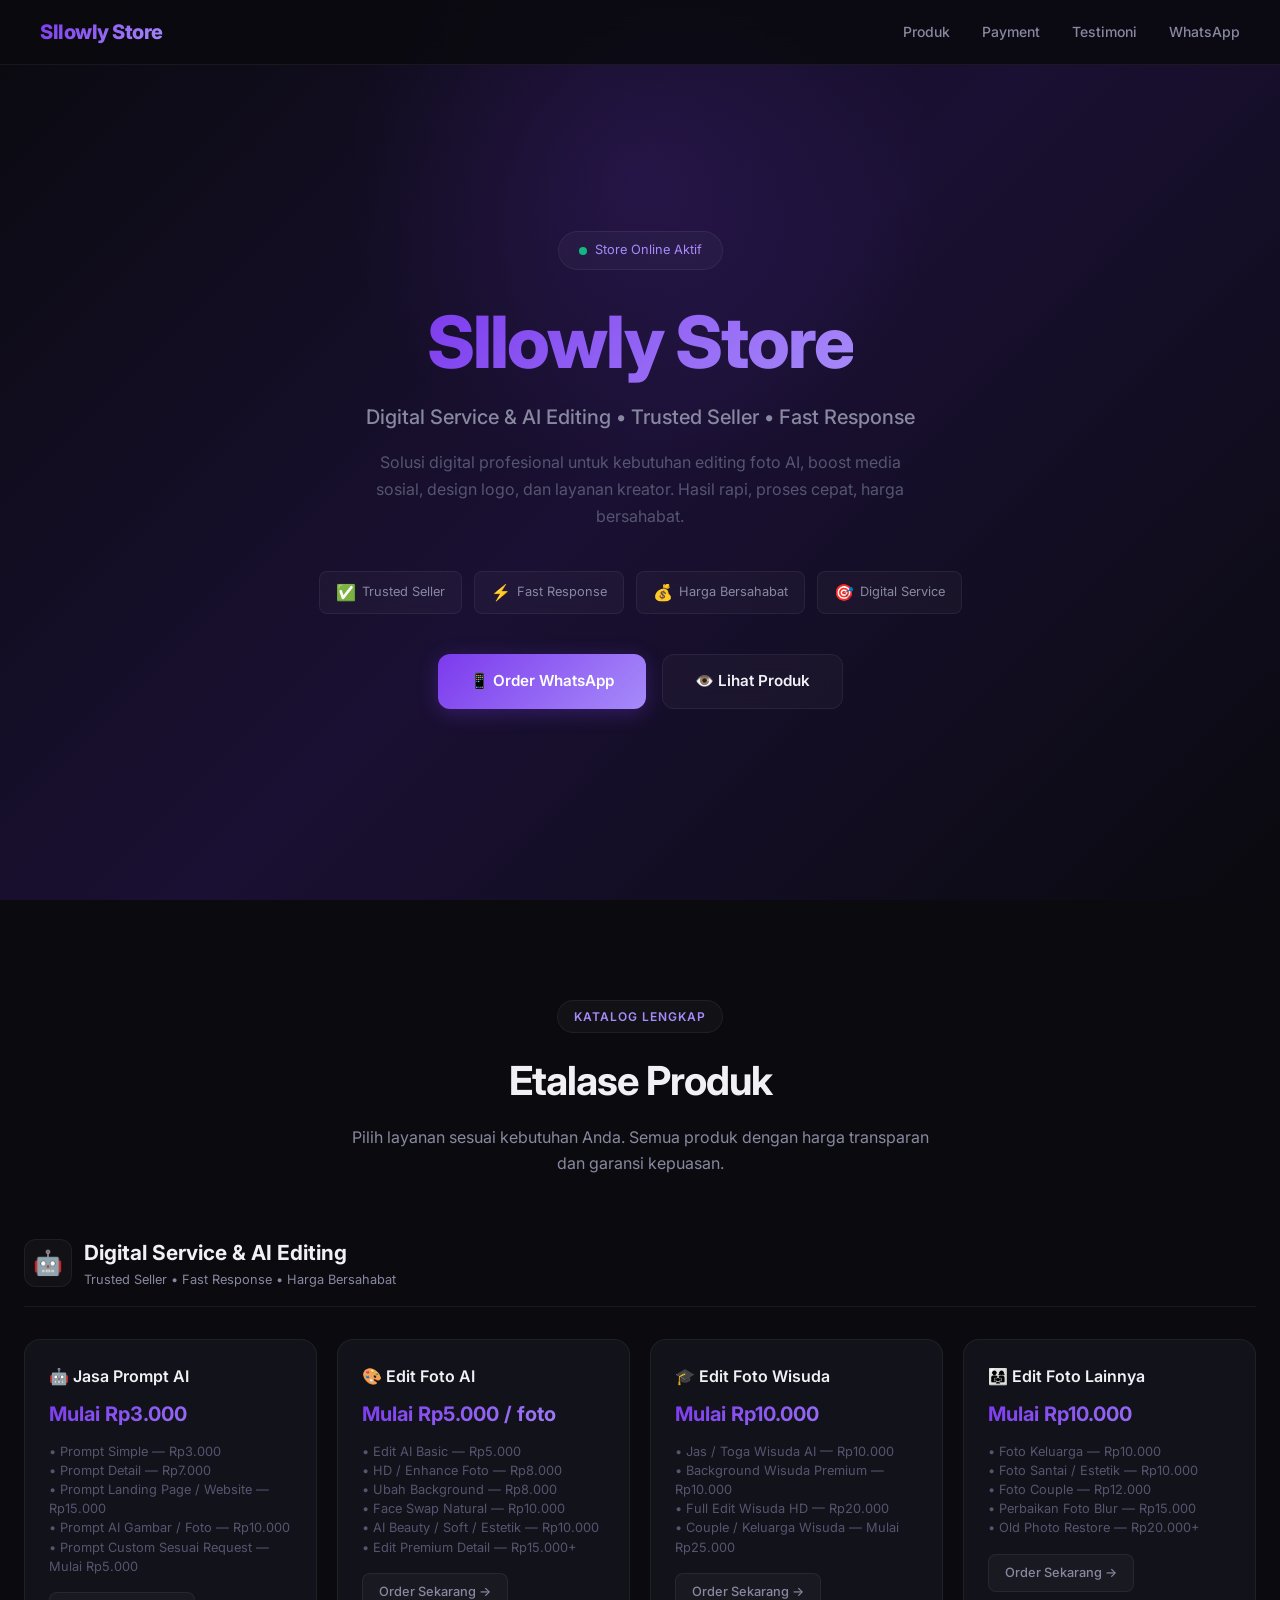
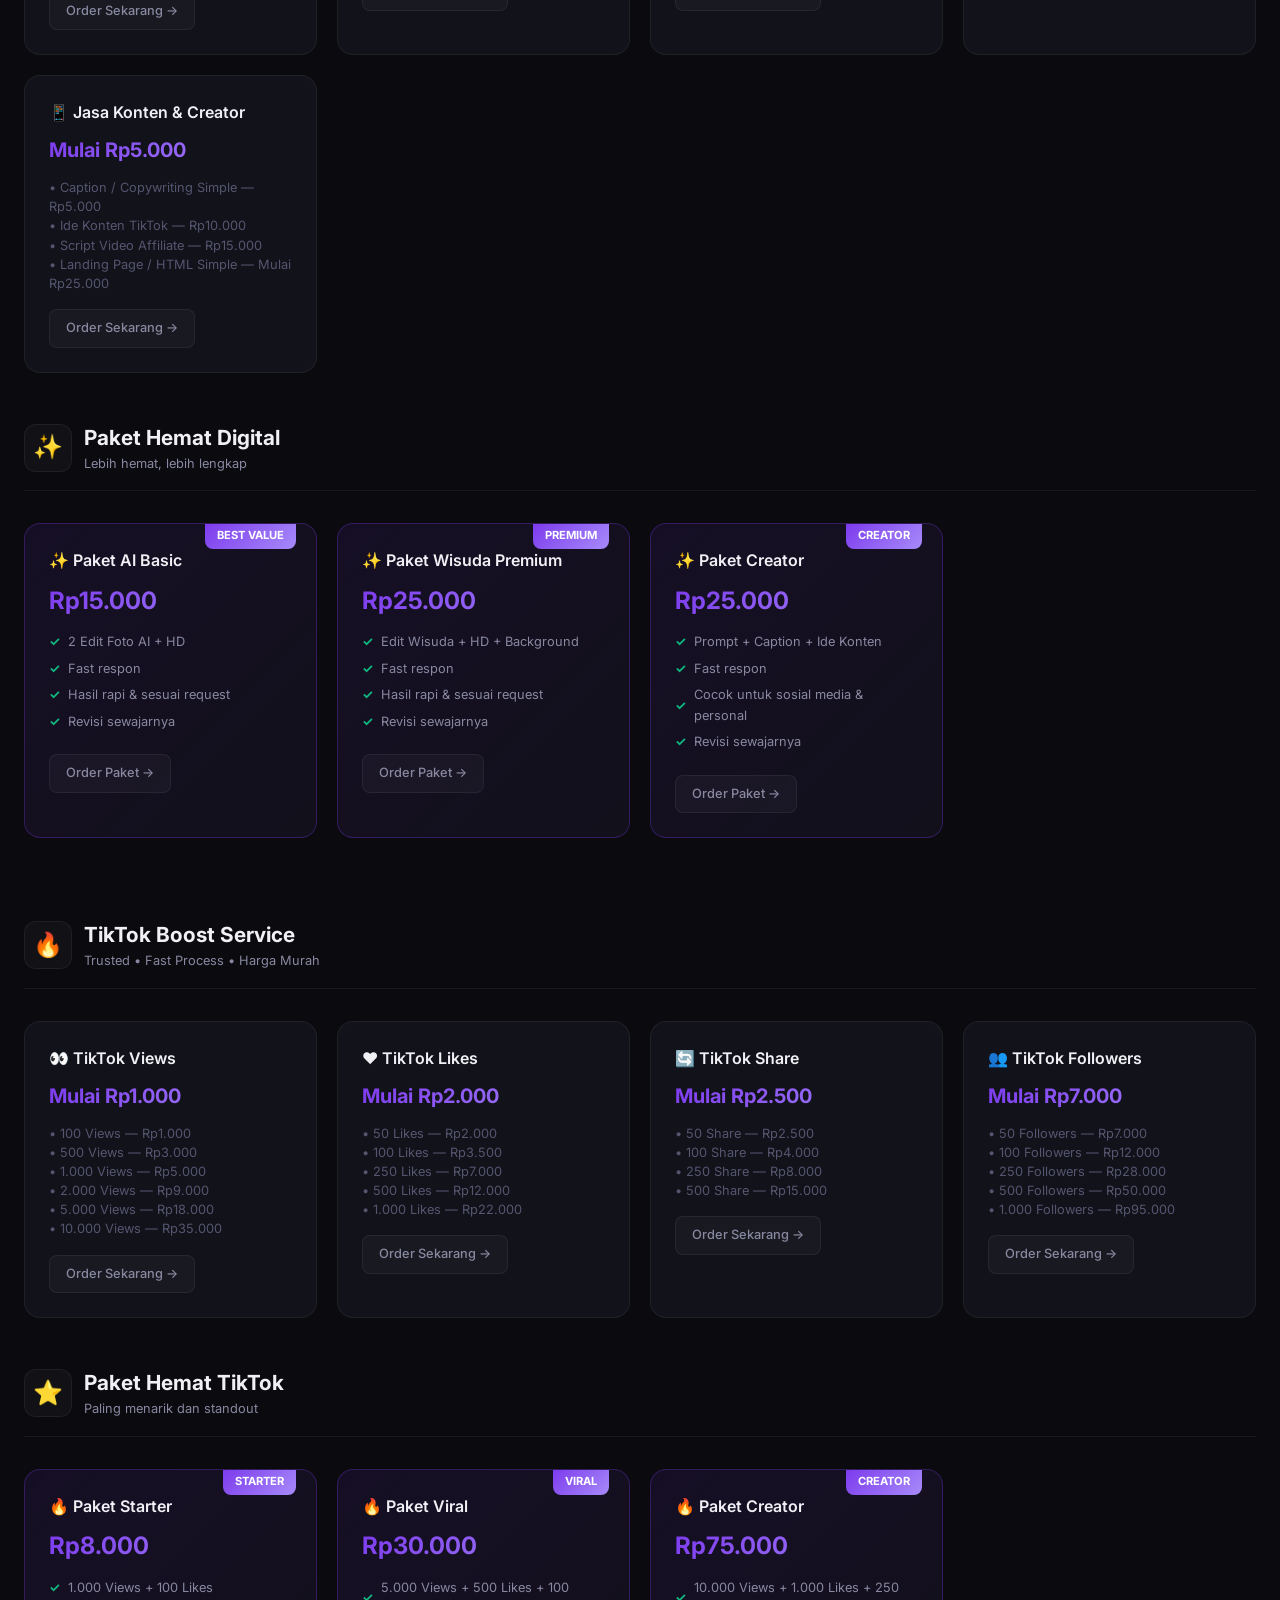
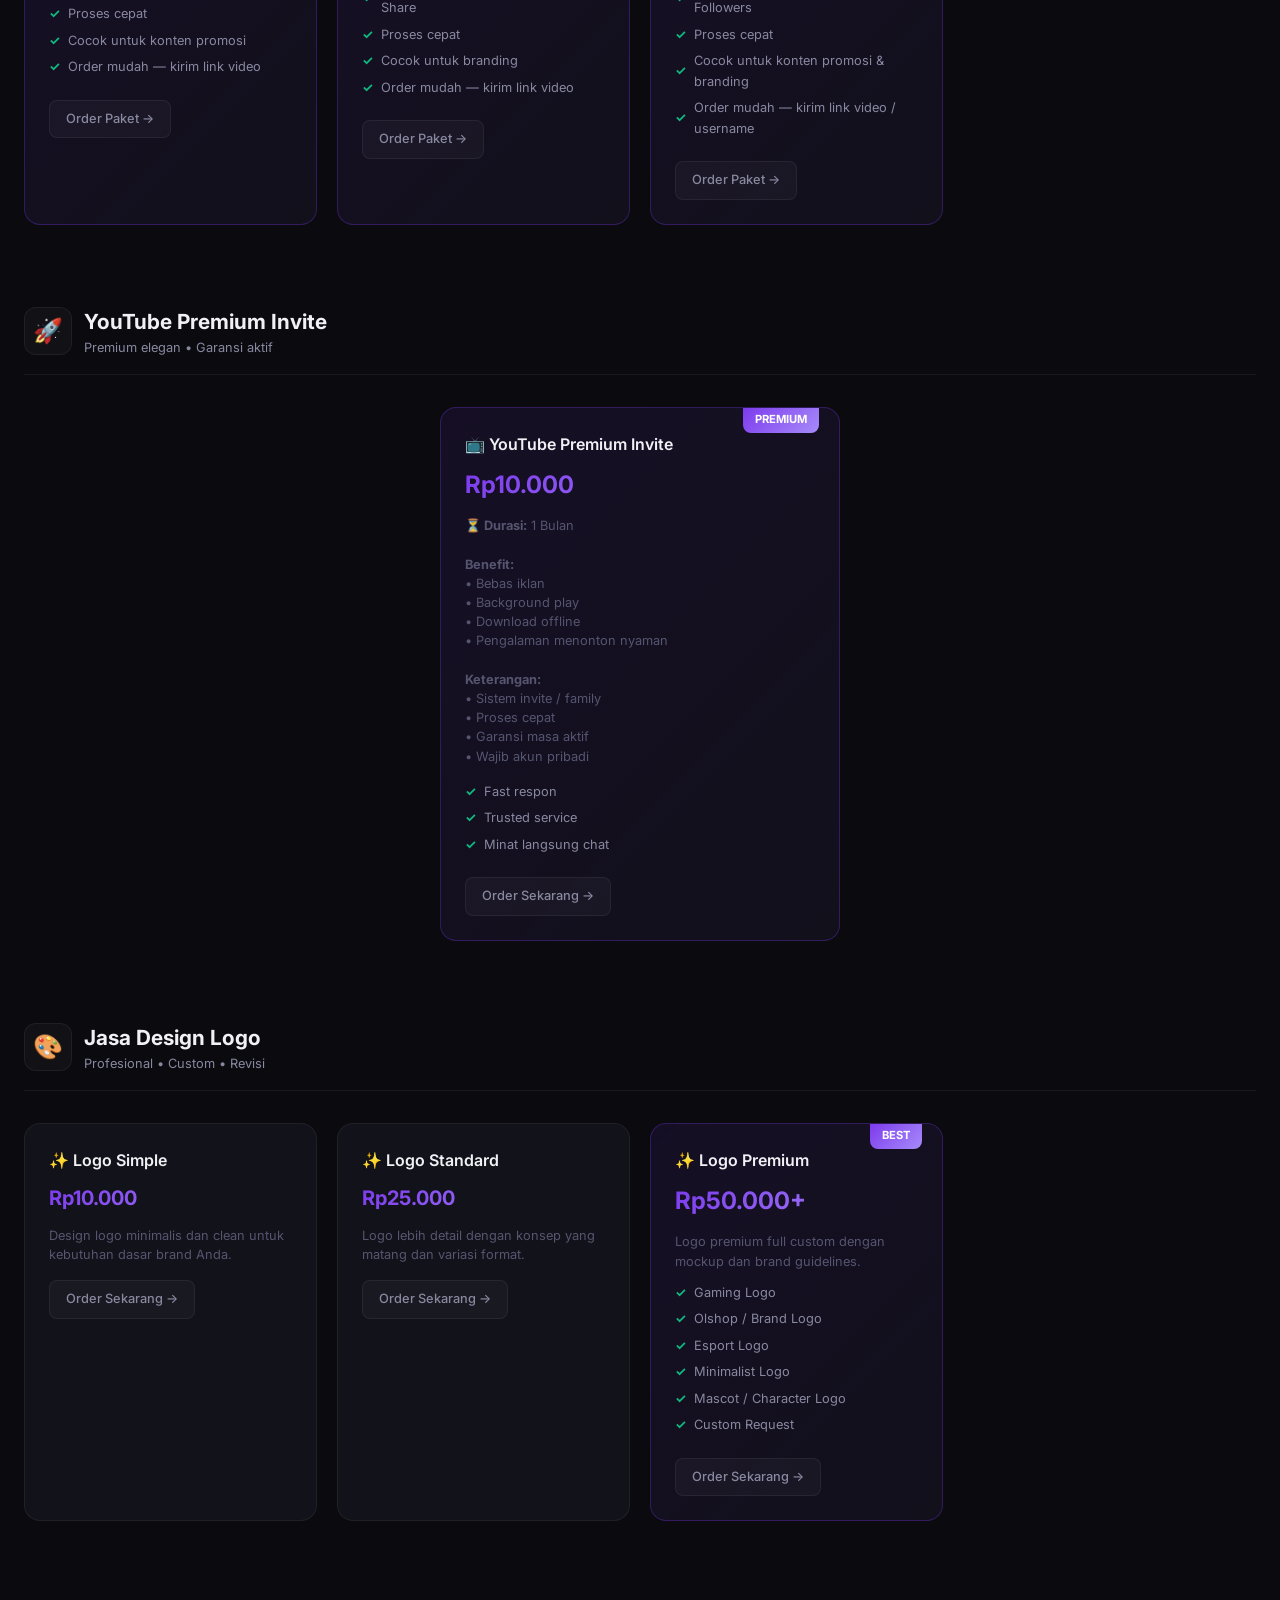
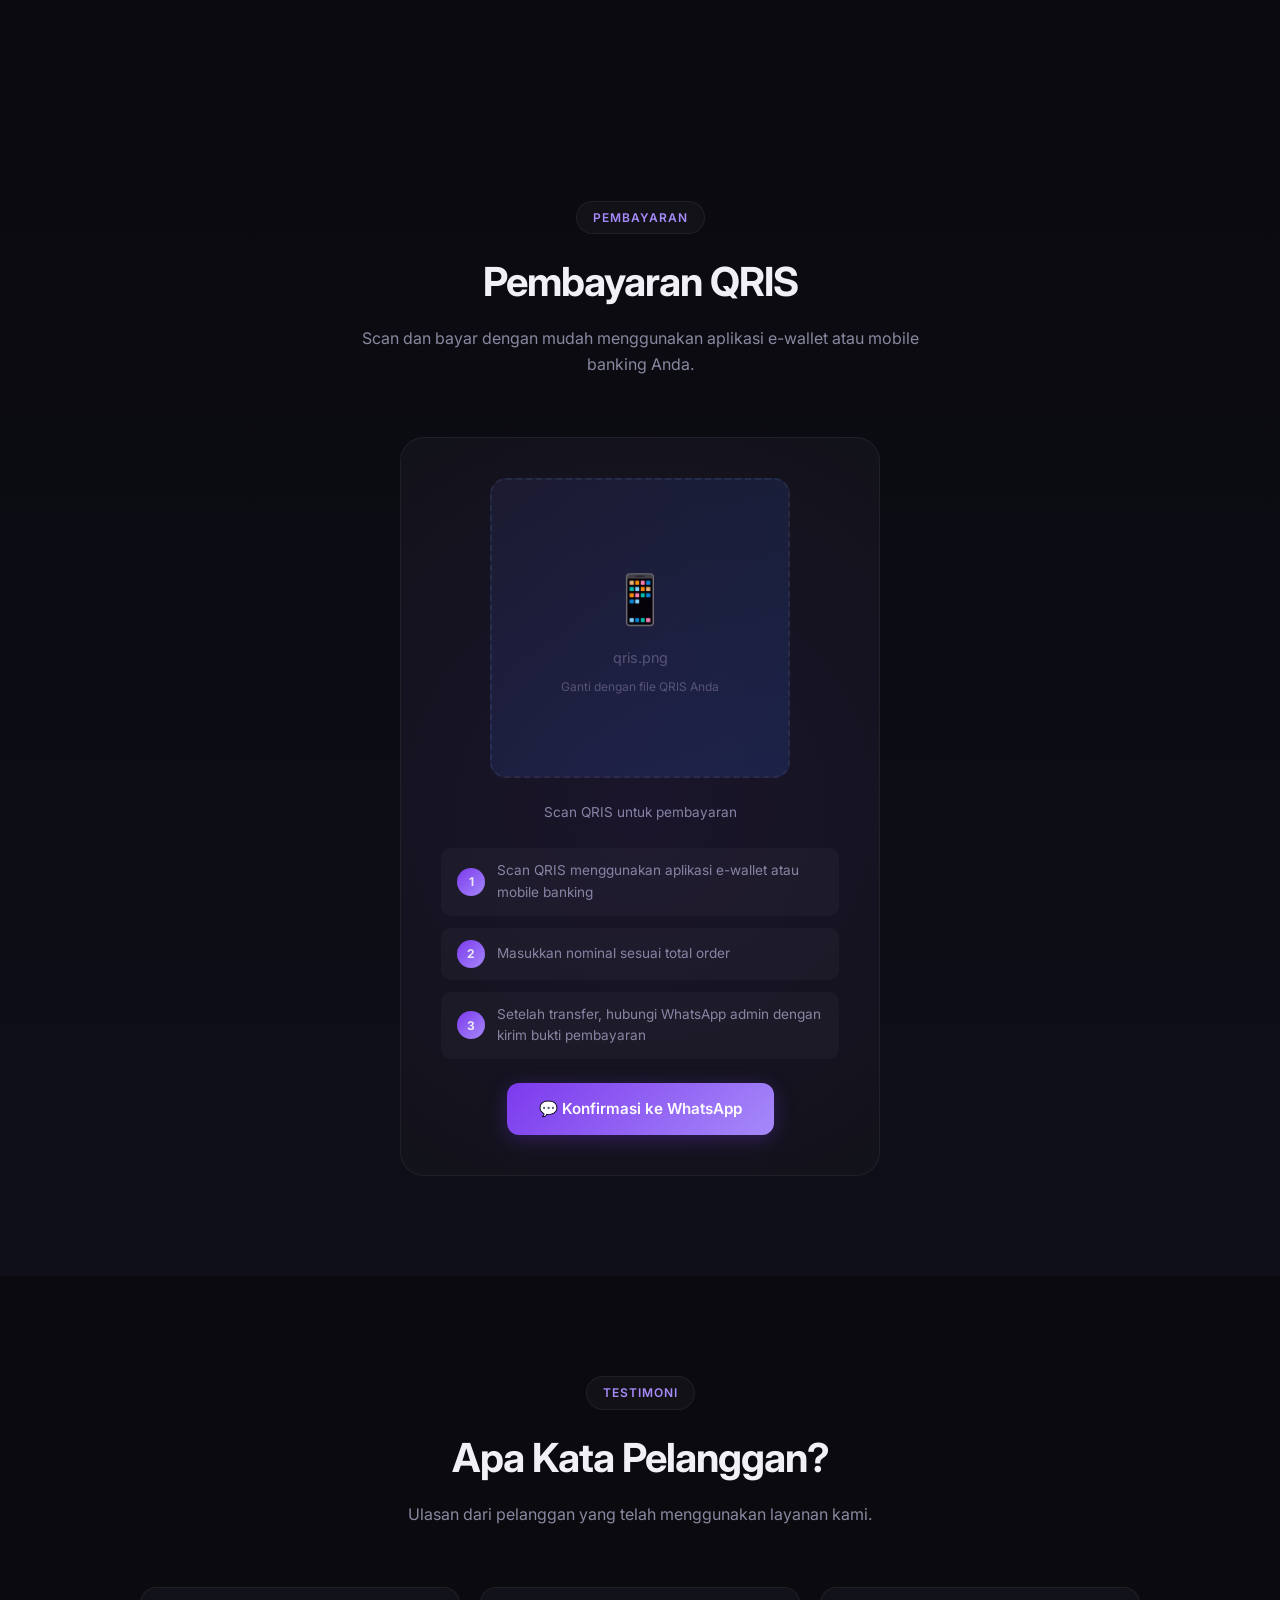
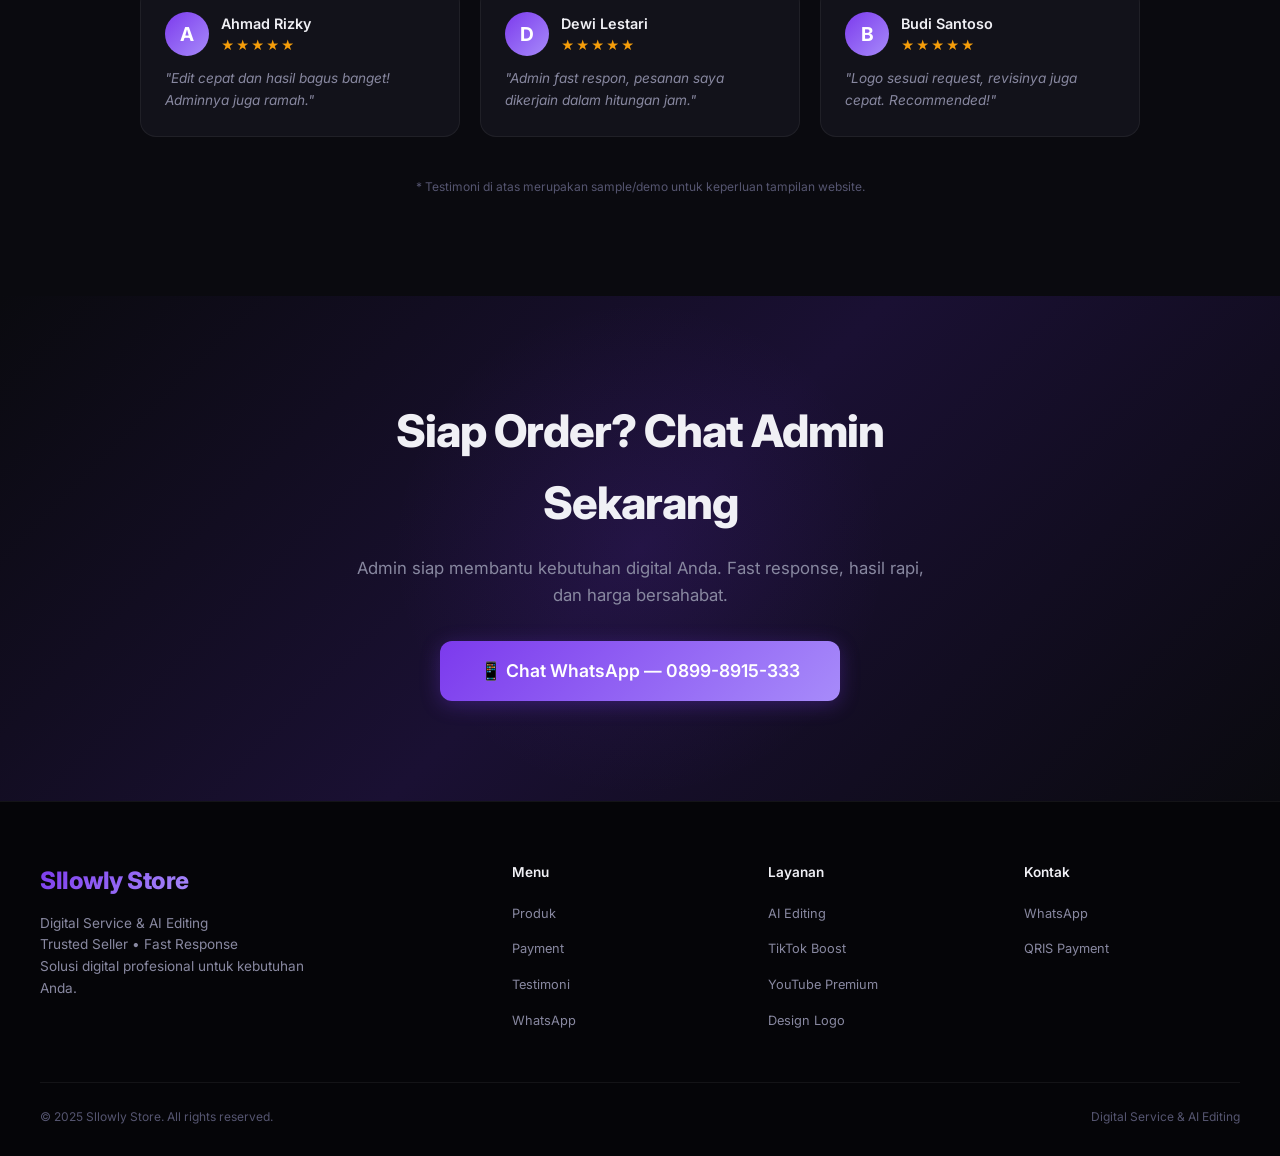
<file: index.html>
<!DOCTYPE html>
<html lang="id">
<head>
    <meta charset="UTF-8">
    <meta name="viewport" content="width=device-width, initial-scale=1.0">
    <title>Sllowly Store — Digital Service & AI Editing</title>
    <meta name="description" content="Sllowly Store — Jasa Digital Service, AI Editing, TikTok Boost, YouTube Premium, dan Design Logo. Trusted Seller, Fast Response, Harga Bersahabat.">
    <link rel="icon" href="data:image/svg+xml,<svg xmlns='http://www.w3.org/2000/svg' viewBox='0 0 100 100'><text y='.9em' font-size='90'>🛒</text></svg>">
    <link href="https://fonts.googleapis.com/css2?family=Inter:wght@300;400;500;600;700;800&display=swap" rel="stylesheet">
    <style>
        :root {
            --bg: #0a0a0f;
            --bg-card: #12121a;
            --bg-card-hover: #1a1a25;
            --glass: rgba(255,255,255,0.03);
            --glass-border: rgba(255,255,255,0.06);
            --text: #f0f0f5;
            --text-muted: #8888a0;
            --text-dim: #555570;
            --accent: #7c3aed;
            --accent-light: #a78bfa;
            --accent-glow: rgba(124,58,237,0.3);
            --success: #10b981;
            --warning: #f59e0b;
            --danger: #ef4444;
            --gradient-hero: linear-gradient(135deg, #0a0a0f 0%, #1a1033 50%, #0a0a0f 100%);
            --gradient-accent: linear-gradient(135deg, #7c3aed, #a78bfa);
            --shadow-sm: 0 2px 8px rgba(0,0,0,0.3);
            --shadow-md: 0 8px 32px rgba(0,0,0,0.4);
            --shadow-glow: 0 0 40px rgba(124,58,237,0.15);
        }

        * { margin: 0; padding: 0; box-sizing: border-box; }

        html {
            scroll-behavior: smooth;
            scroll-padding-top: 80px;
        }

        body {
            font-family: 'Inter', -apple-system, BlinkMacSystemFont, sans-serif;
            background: var(--bg);
            color: var(--text);
            line-height: 1.6;
            overflow-x: hidden;
        }

        /* Scrollbar */
        ::-webkit-scrollbar { width: 6px; }
        ::-webkit-scrollbar-track { background: var(--bg); }
        ::-webkit-scrollbar-thumb { background: var(--accent); border-radius: 3px; }

        /* Navigation */
        nav {
            position: fixed;
            top: 0; left: 0; right: 0;
            z-index: 1000;
            background: rgba(10,10,15,0.85);
            backdrop-filter: blur(20px);
            border-bottom: 1px solid var(--glass-border);
            padding: 0 24px;
        }

        .nav-inner {
            max-width: 1200px;
            margin: 0 auto;
            display: flex;
            align-items: center;
            justify-content: space-between;
            height: 64px;
        }

        .logo {
            font-size: 1.25rem;
            font-weight: 800;
            background: var(--gradient-accent);
            -webkit-background-clip: text;
            -webkit-text-fill-color: transparent;
            background-clip: text;
            letter-spacing: -0.5px;
        }

        .nav-links {
            display: flex;
            gap: 32px;
            list-style: none;
        }

        .nav-links a {
            color: var(--text-muted);
            text-decoration: none;
            font-size: 0.875rem;
            font-weight: 500;
            transition: color 0.3s;
            position: relative;
        }

        .nav-links a:hover { color: var(--text); }
        .nav-links a::after {
            content: '';
            position: absolute;
            bottom: -4px; left: 0;
            width: 0; height: 2px;
            background: var(--gradient-accent);
            transition: width 0.3s;
        }
        .nav-links a:hover::after { width: 100%; }

        .nav-cta {
            display: none;
            background: var(--gradient-accent);
            color: white;
            padding: 8px 20px;
            border-radius: 8px;
            text-decoration: none;
            font-size: 0.8rem;
            font-weight: 600;
            transition: transform 0.3s, box-shadow 0.3s;
        }
        .nav-cta:hover { transform: translateY(-2px); box-shadow: var(--shadow-glow); }

        .mobile-menu-btn {
            display: none;
            background: none;
            border: none;
            color: var(--text);
            font-size: 1.5rem;
            cursor: pointer;
        }

        /* Hero Section */
        .hero {
            min-height: 100vh;
            display: flex;
            align-items: center;
            justify-content: center;
            background: var(--gradient-hero);
            position: relative;
            overflow: hidden;
            padding: 120px 24px 80px;
        }

        .hero::before {
            content: '';
            position: absolute;
            top: 20%; left: 50%;
            transform: translate(-50%, -50%);
            width: 600px; height: 600px;
            background: radial-gradient(circle, rgba(124,58,237,0.15) 0%, transparent 70%);
            pointer-events: none;
        }

        .hero-content {
            max-width: 800px;
            text-align: center;
            position: relative;
            z-index: 1;
        }

        .hero-badge {
            display: inline-flex;
            align-items: center;
            gap: 8px;
            background: var(--glass);
            border: 1px solid var(--glass-border);
            padding: 8px 20px;
            border-radius: 50px;
            font-size: 0.8rem;
            color: var(--accent-light);
            margin-bottom: 32px;
            backdrop-filter: blur(10px);
        }

        .hero-badge .pulse {
            width: 8px; height: 8px;
            background: var(--success);
            border-radius: 50%;
            animation: pulse 2s infinite;
        }

        @keyframes pulse {
            0%, 100% { opacity: 1; }
            50% { opacity: 0.4; }
        }

        .hero h1 {
            font-size: clamp(2.5rem, 6vw, 4.5rem);
            font-weight: 800;
            line-height: 1.1;
            margin-bottom: 20px;
            letter-spacing: -2px;
        }

        .hero h1 .gradient-text {
            background: var(--gradient-accent);
            -webkit-background-clip: text;
            -webkit-text-fill-color: transparent;
            background-clip: text;
        }

        .hero-tagline {
            font-size: clamp(1rem, 2.5vw, 1.25rem);
            color: var(--text-muted);
            margin-bottom: 16px;
            font-weight: 500;
        }

        .hero-desc {
            font-size: 1rem;
            color: var(--text-dim);
            max-width: 560px;
            margin: 0 auto 40px;
            line-height: 1.7;
        }

        .hero-badges {
            display: flex;
            flex-wrap: wrap;
            justify-content: center;
            gap: 12px;
            margin-bottom: 40px;
        }

        .badge-item {
            display: flex;
            align-items: center;
            gap: 6px;
            background: var(--glass);
            border: 1px solid var(--glass-border);
            padding: 8px 16px;
            border-radius: 8px;
            font-size: 0.8rem;
            color: var(--text-muted);
            backdrop-filter: blur(10px);
        }

        .badge-item .icon { font-size: 1rem; }

        .hero-buttons {
            display: flex;
            gap: 16px;
            justify-content: center;
            flex-wrap: wrap;
        }

        .btn {
            display: inline-flex;
            align-items: center;
            gap: 8px;
            padding: 14px 32px;
            border-radius: 12px;
            font-size: 0.95rem;
            font-weight: 600;
            text-decoration: none;
            transition: all 0.3s;
            cursor: pointer;
            border: none;
        }

        .btn-primary {
            background: var(--gradient-accent);
            color: white;
            box-shadow: 0 4px 20px rgba(124,58,237,0.3);
        }
        .btn-primary:hover {
            transform: translateY(-3px);
            box-shadow: 0 8px 30px rgba(124,58,237,0.4);
        }

        .btn-secondary {
            background: var(--glass);
            color: var(--text);
            border: 1px solid var(--glass-border);
            backdrop-filter: blur(10px);
        }
        .btn-secondary:hover {
            background: var(--bg-card-hover);
            border-color: var(--accent);
        }

        /* Section Styles */
        section { padding: 100px 24px; }

        .section-header {
            text-align: center;
            max-width: 600px;
            margin: 0 auto 60px;
        }

        .section-label {
            display: inline-block;
            background: var(--glass);
            border: 1px solid var(--glass-border);
            padding: 6px 16px;
            border-radius: 50px;
            font-size: 0.75rem;
            font-weight: 600;
            color: var(--accent-light);
            text-transform: uppercase;
            letter-spacing: 1px;
            margin-bottom: 16px;
        }

        .section-title {
            font-size: clamp(1.8rem, 4vw, 2.5rem);
            font-weight: 700;
            margin-bottom: 12px;
            letter-spacing: -1px;
        }

        .section-subtitle {
            color: var(--text-muted);
            font-size: 1rem;
        }

        /* Products Section */
        .products { background: var(--bg); }

        .category {
            margin-bottom: 80px;
        }

        .category-header {
            display: flex;
            align-items: center;
            gap: 12px;
            margin-bottom: 32px;
            padding-bottom: 16px;
            border-bottom: 1px solid var(--glass-border);
        }

        .category-icon {
            width: 48px; height: 48px;
            background: var(--glass);
            border: 1px solid var(--glass-border);
            border-radius: 12px;
            display: flex;
            align-items: center;
            justify-content: center;
            font-size: 1.5rem;
        }

        .category-title {
            font-size: 1.3rem;
            font-weight: 700;
        }

        .category-meta {
            font-size: 0.8rem;
            color: var(--text-muted);
        }

        .products-grid {
            display: grid;
            grid-template-columns: repeat(auto-fill, minmax(280px, 1fr));
            gap: 20px;
        }

        .product-card {
            background: var(--bg-card);
            border: 1px solid var(--glass-border);
            border-radius: 16px;
            padding: 24px;
            transition: all 0.3s;
            position: relative;
            overflow: hidden;
        }

        .product-card::before {
            content: '';
            position: absolute;
            top: 0; left: 0; right: 0;
            height: 2px;
            background: var(--gradient-accent);
            opacity: 0;
            transition: opacity 0.3s;
        }

        .product-card:hover {
            transform: translateY(-4px);
            border-color: rgba(124,58,237,0.3);
            box-shadow: var(--shadow-md);
        }
        .product-card:hover::before { opacity: 1; }

        .product-name {
            font-size: 1rem;
            font-weight: 600;
            margin-bottom: 8px;
            color: var(--text);
        }

        .product-price {
            font-size: 1.25rem;
            font-weight: 700;
            background: var(--gradient-accent);
            -webkit-background-clip: text;
            -webkit-text-fill-color: transparent;
            background-clip: text;
            margin-bottom: 12px;
        }

        .product-desc {
            font-size: 0.8rem;
            color: var(--text-dim);
            line-height: 1.5;
        }

        .product-btn {
            display: inline-flex;
            align-items: center;
            gap: 6px;
            margin-top: 16px;
            padding: 8px 16px;
            background: var(--glass);
            border: 1px solid var(--glass-border);
            border-radius: 8px;
            color: var(--text-muted);
            font-size: 0.8rem;
            font-weight: 500;
            text-decoration: none;
            transition: all 0.3s;
        }
        .product-btn:hover {
            background: var(--accent);
            color: white;
            border-color: var(--accent);
        }

        /* Package Cards (Premium) */
        .package-card {
            background: linear-gradient(135deg, rgba(124,58,237,0.1), rgba(167,139,250,0.05));
            border: 1px solid rgba(124,58,237,0.3);
            position: relative;
        }

        .package-card .package-badge {
            position: absolute;
            top: -1px; right: 20px;
            background: var(--gradient-accent);
            color: white;
            padding: 4px 12px;
            border-radius: 0 0 8px 8px;
            font-size: 0.7rem;
            font-weight: 700;
            text-transform: uppercase;
        }

        .package-card .product-price {
            font-size: 1.5rem;
        }

        .package-features {
            list-style: none;
            margin-top: 12px;
        }
        .package-features li {
            display: flex;
            align-items: center;
            gap: 8px;
            font-size: 0.8rem;
            color: var(--text-muted);
            margin-bottom: 6px;
        }
        .package-features li::before {
            content: '✓';
            color: var(--success);
            font-weight: 700;
        }

        /* Payment Section */
        .payment {
            background: linear-gradient(180deg, var(--bg) 0%, #0f0f1a 100%);
        }

        .payment-card {
            max-width: 480px;
            margin: 0 auto;
            background: var(--bg-card);
            border: 1px solid var(--glass-border);
            border-radius: 24px;
            padding: 40px;
            text-align: center;
            position: relative;
            overflow: hidden;
        }

        .payment-card::before {
            content: '';
            position: absolute;
            top: -50%; left: -50%;
            width: 200%; height: 200%;
            background: radial-gradient(circle, rgba(124,58,237,0.08) 0%, transparent 50%);
            pointer-events: none;
        }

        .qris-placeholder {
            width: 100%;
            max-width: 300px;
            aspect-ratio: 1;
            background: linear-gradient(135deg, #1a1a2e, #16213e);
            border: 2px dashed var(--glass-border);
            border-radius: 16px;
            display: flex;
            flex-direction: column;
            align-items: center;
            justify-content: center;
            margin: 0 auto 24px;
            color: var(--text-dim);
            font-size: 0.9rem;
            gap: 8px;
        }

        .qris-placeholder .icon { font-size: 3rem; }

        .payment-note {
            font-size: 0.85rem;
            color: var(--text-muted);
            margin-bottom: 20px;
        }

        .payment-steps {
            display: flex;
            flex-direction: column;
            gap: 12px;
            text-align: left;
            margin-top: 24px;
        }

        .step {
            display: flex;
            align-items: center;
            gap: 12px;
            background: var(--glass);
            padding: 12px 16px;
            border-radius: 10px;
            font-size: 0.85rem;
        }
        .step-num {
            width: 28px; height: 28px;
            background: var(--gradient-accent);
            border-radius: 50%;
            display: flex;
            align-items: center;
            justify-content: center;
            font-size: 0.75rem;
            font-weight: 700;
            flex-shrink: 0;
        }
        .step-text { color: var(--text-muted); }

        /* Testimonials */
        .testimonials { background: var(--bg); }

        .testimonial-carousel {
            position: relative;
            max-width: 1000px;
            margin: 0 auto;
            overflow: hidden;
        }

        .testimonial-track {
            display: flex;
            gap: 20px;
            animation: scroll 60s linear infinite;
            width: max-content;
        }

        .testimonial-track:hover { animation-play-state: paused; }

        @keyframes scroll {
            0% { transform: translateX(0); }
            100% { transform: translateX(-50%); }
        }

        .testimonial-card {
            width: 320px;
            flex-shrink: 0;
            background: var(--bg-card);
            border: 1px solid var(--glass-border);
            border-radius: 16px;
            padding: 24px;
            transition: all 0.3s;
        }
        .testimonial-card:hover {
            border-color: rgba(124,58,237,0.3);
            transform: translateY(-4px);
        }

        .testimonial-header {
            display: flex;
            align-items: center;
            gap: 12px;
            margin-bottom: 12px;
        }

        .testimonial-avatar {
            width: 44px; height: 44px;
            background: var(--gradient-accent);
            border-radius: 50%;
            display: flex;
            align-items: center;
            justify-content: center;
            font-size: 1.2rem;
            font-weight: 700;
            color: white;
        }

        .testimonial-info h4 {
            font-size: 0.9rem;
            font-weight: 600;
        }
        .testimonial-info .stars {
            color: var(--warning);
            font-size: 0.8rem;
            letter-spacing: 2px;
        }

        .testimonial-text {
            font-size: 0.85rem;
            color: var(--text-muted);
            line-height: 1.6;
            font-style: italic;
        }

        .testimonial-disclaimer {
            text-align: center;
            margin-top: 40px;
            font-size: 0.75rem;
            color: var(--text-dim);
        }

        /* CTA Section */
        .cta {
            background: linear-gradient(135deg, #0a0a0f 0%, #1a1033 50%, #0a0a0f 100%);
            position: relative;
            overflow: hidden;
        }

        .cta::before {
            content: '';
            position: absolute;
            top: 50%; left: 50%;
            transform: translate(-50%, -50%);
            width: 500px; height: 500px;
            background: radial-gradient(circle, rgba(124,58,237,0.1) 0%, transparent 70%);
            pointer-events: none;
        }

        .cta-content {
            position: relative;
            z-index: 1;
            text-align: center;
            max-width: 600px;
            margin: 0 auto;
        }

        .cta h2 {
            font-size: clamp(1.8rem, 4vw, 2.8rem);
            font-weight: 800;
            margin-bottom: 16px;
            letter-spacing: -1px;
        }

        .cta p {
            color: var(--text-muted);
            margin-bottom: 32px;
            font-size: 1.05rem;
        }

        .cta .btn-primary {
            padding: 16px 40px;
            font-size: 1.1rem;
        }

        /* Footer */
        footer {
            background: #050508;
            border-top: 1px solid var(--glass-border);
            padding: 60px 24px 30px;
        }

        .footer-inner {
            max-width: 1200px;
            margin: 0 auto;
        }

        .footer-top {
            display: grid;
            grid-template-columns: 2fr 1fr 1fr 1fr;
            gap: 40px;
            margin-bottom: 40px;
        }

        .footer-brand .logo {
            font-size: 1.5rem;
            margin-bottom: 12px;
            display: inline-block;
        }
        .footer-brand p {
            color: var(--text-muted);
            font-size: 0.85rem;
            line-height: 1.6;
            max-width: 280px;
        }

        .footer-links h4 {
            font-size: 0.85rem;
            font-weight: 600;
            margin-bottom: 16px;
            color: var(--text);
        }
        .footer-links ul {
            list-style: none;
        }
        .footer-links li {
            margin-bottom: 10px;
        }
        .footer-links a {
            color: var(--text-muted);
            text-decoration: none;
            font-size: 0.8rem;
            transition: color 0.3s;
        }
        .footer-links a:hover { color: var(--accent-light); }

        .footer-bottom {
            border-top: 1px solid var(--glass-border);
            padding-top: 24px;
            display: flex;
            justify-content: space-between;
            align-items: center;
            flex-wrap: wrap;
            gap: 12px;
        }
        .footer-bottom p {
            font-size: 0.75rem;
            color: var(--text-dim);
        }

        /* Animations */
        .fade-in {
            opacity: 0;
            transform: translateY(30px);
            transition: opacity 0.8s ease, transform 0.8s ease;
        }
        .fade-in.visible {
            opacity: 1;
            transform: translateY(0);
        }

        /* Mobile Responsive */
        @media (max-width: 768px) {
            .nav-links { display: none; }
            .mobile-menu-btn { display: block; }
            .nav-cta { display: inline-flex; }

            .hero { padding: 100px 20px 60px; }
            .hero h1 { letter-spacing: -1px; }

            section { padding: 60px 20px; }

            .products-grid {
                grid-template-columns: 1fr;
            }

            .footer-top {
                grid-template-columns: 1fr;
                gap: 32px;
            }

            .testimonial-card { width: 280px; }
        }

        @media (max-width: 480px) {
            .hero-buttons { flex-direction: column; }
            .btn { width: 100%; justify-content: center; }
            .payment-card { padding: 24px; }
        }
    </style>
<base target="_blank">
</head>
<body>

    <!-- Navigation -->
    <nav>
        <div class="nav-inner">
            <div class="logo">Sllowly Store</div>
            <ul class="nav-links">
                <li><a href="#produk">Produk</a></li>
                <li><a href="#payment">Payment</a></li>
                <li><a href="#testimoni">Testimoni</a></li>
                <li><a href="#whatsapp">WhatsApp</a></li>
            </ul>
            <a href="https://wa.me/628998915333?text=Halo%20admin%20Sllowly%20Store%2C%20saya%20ingin%20order." class="nav-cta" target="_blank">Order Now</a>
            <button class="mobile-menu-btn" onclick="toggleMenu()">☰</button>
        </div>
    </nav>

    <!-- Hero Section -->
    <section class="hero" id="home">
        <div class="hero-content fade-in">
            <div class="hero-badge">
                <span class="pulse"></span>
                Store Online Aktif
            </div>
            <h1>
                <span class="gradient-text">Sllowly Store</span>
            </h1>
            <p class="hero-tagline">Digital Service & AI Editing • Trusted Seller • Fast Response</p>
            <p class="hero-desc">
                Solusi digital profesional untuk kebutuhan editing foto AI, boost media sosial, 
                design logo, dan layanan kreator. Hasil rapi, proses cepat, harga bersahabat.
            </p>
            <div class="hero-badges">
                <div class="badge-item"><span class="icon">✅</span> Trusted Seller</div>
                <div class="badge-item"><span class="icon">⚡</span> Fast Response</div>
                <div class="badge-item"><span class="icon">💰</span> Harga Bersahabat</div>
                <div class="badge-item"><span class="icon">🎯</span> Digital Service</div>
            </div>
            <div class="hero-buttons">
                <a href="https://wa.me/628998915333?text=Halo%20admin%20Sllowly%20Store%2C%20saya%20ingin%20order." class="btn btn-primary" target="_blank">
                    📱 Order WhatsApp
                </a>
                <a href="#produk" class="btn btn-secondary">
                    👁️ Lihat Produk
                </a>
            </div>
        </div>
    </section>

    <!-- Products Section -->
    <section class="products" id="produk">
        <div class="section-header fade-in">
            <span class="section-label">Katalog Lengkap</span>
            <h2 class="section-title">Etalase Produk</h2>
            <p class="section-subtitle">Pilih layanan sesuai kebutuhan Anda. Semua produk dengan harga transparan dan garansi kepuasan.</p>
        </div>

        <!-- DIGITAL SERVICE & AI EDITING -->
        <div class="category fade-in">
            <div class="category-header">
                <div class="category-icon">🤖</div>
                <div>
                    <div class="category-title">Digital Service & AI Editing</div>
                    <div class="category-meta">Trusted Seller • Fast Response • Harga Bersahabat</div>
                </div>
            </div>

            <div class="products-grid">
                <!-- Jasa Prompt AI -->
                <div class="product-card">
                    <div class="product-name">🤖 Jasa Prompt AI</div>
                    <div class="product-price">Mulai Rp3.000</div>
                    <div class="product-desc">
                        • Prompt Simple — Rp3.000<br>
                        • Prompt Detail — Rp7.000<br>
                        • Prompt Landing Page / Website — Rp15.000<br>
                        • Prompt AI Gambar / Foto — Rp10.000<br>
                        • Prompt Custom Sesuai Request — Mulai Rp5.000
                    </div>
                    <a href="https://wa.me/628998915333?text=Halo%20admin%2C%20saya%20ingin%20order%20Jasa%20Prompt%20AI." class="product-btn" target="_blank">Order Sekarang →</a>
                </div>

                <!-- Edit Foto AI -->
                <div class="product-card">
                    <div class="product-name">🎨 Edit Foto AI</div>
                    <div class="product-price">Mulai Rp5.000 / foto</div>
                    <div class="product-desc">
                        • Edit AI Basic — Rp5.000<br>
                        • HD / Enhance Foto — Rp8.000<br>
                        • Ubah Background — Rp8.000<br>
                        • Face Swap Natural — Rp10.000<br>
                        • AI Beauty / Soft / Estetik — Rp10.000<br>
                        • Edit Premium Detail — Rp15.000+
                    </div>
                    <a href="https://wa.me/628998915333?text=Halo%20admin%2C%20saya%20ingin%20order%20Edit%20Foto%20AI." class="product-btn" target="_blank">Order Sekarang →</a>
                </div>

                <!-- Edit Foto Wisuda -->
                <div class="product-card">
                    <div class="product-name">🎓 Edit Foto Wisuda</div>
                    <div class="product-price">Mulai Rp10.000</div>
                    <div class="product-desc">
                        • Jas / Toga Wisuda AI — Rp10.000<br>
                        • Background Wisuda Premium — Rp10.000<br>
                        • Full Edit Wisuda HD — Rp20.000<br>
                        • Couple / Keluarga Wisuda — Mulai Rp25.000
                    </div>
                    <a href="https://wa.me/628998915333?text=Halo%20admin%2C%20saya%20ingin%20order%20Edit%20Foto%20Wisuda." class="product-btn" target="_blank">Order Sekarang →</a>
                </div>

                <!-- Edit Foto Lainnya -->
                <div class="product-card">
                    <div class="product-name">👨‍👩‍👧 Edit Foto Lainnya</div>
                    <div class="product-price">Mulai Rp10.000</div>
                    <div class="product-desc">
                        • Foto Keluarga — Rp10.000<br>
                        • Foto Santai / Estetik — Rp10.000<br>
                        • Foto Couple — Rp12.000<br>
                        • Perbaikan Foto Blur — Rp15.000<br>
                        • Old Photo Restore — Rp20.000+
                    </div>
                    <a href="https://wa.me/628998915333?text=Halo%20admin%2C%20saya%20ingin%20order%20Edit%20Foto%20Lainnya." class="product-btn" target="_blank">Order Sekarang →</a>
                </div>

                <!-- Jasa Konten & Creator -->
                <div class="product-card">
                    <div class="product-name">📱 Jasa Konten & Creator</div>
                    <div class="product-price">Mulai Rp5.000</div>
                    <div class="product-desc">
                        • Caption / Copywriting Simple — Rp5.000<br>
                        • Ide Konten TikTok — Rp10.000<br>
                        • Script Video Affiliate — Rp15.000<br>
                        • Landing Page / HTML Simple — Mulai Rp25.000
                    </div>
                    <a href="https://wa.me/628998915333?text=Halo%20admin%2C%20saya%20ingin%20order%20Jasa%20Konten%20%26%20Creator." class="product-btn" target="_blank">Order Sekarang →</a>
                </div>
            </div>

            <!-- Paket Hemat Digital -->
            <div class="category-header" style="margin-top: 48px;">
                <div class="category-icon">✨</div>
                <div>
                    <div class="category-title">Paket Hemat Digital</div>
                    <div class="category-meta">Lebih hemat, lebih lengkap</div>
                </div>
            </div>
            <div class="products-grid">
                <div class="product-card package-card">
                    <div class="package-badge">Best Value</div>
                    <div class="product-name">✨ Paket AI Basic</div>
                    <div class="product-price">Rp15.000</div>
                    <ul class="package-features">
                        <li>2 Edit Foto AI + HD</li>
                        <li>Fast respon</li>
                        <li>Hasil rapi & sesuai request</li>
                        <li>Revisi sewajarnya</li>
                    </ul>
                    <a href="https://wa.me/628998915333?text=Halo%20admin%2C%20saya%20ingin%20order%20Paket%20AI%20Basic." class="product-btn" target="_blank">Order Paket →</a>
                </div>
                <div class="product-card package-card">
                    <div class="package-badge">Premium</div>
                    <div class="product-name">✨ Paket Wisuda Premium</div>
                    <div class="product-price">Rp25.000</div>
                    <ul class="package-features">
                        <li>Edit Wisuda + HD + Background</li>
                        <li>Fast respon</li>
                        <li>Hasil rapi & sesuai request</li>
                        <li>Revisi sewajarnya</li>
                    </ul>
                    <a href="https://wa.me/628998915333?text=Halo%20admin%2C%20saya%20ingin%20order%20Paket%20Wisuda%20Premium." class="product-btn" target="_blank">Order Paket →</a>
                </div>
                <div class="product-card package-card">
                    <div class="package-badge">Creator</div>
                    <div class="product-name">✨ Paket Creator</div>
                    <div class="product-price">Rp25.000</div>
                    <ul class="package-features">
                        <li>Prompt + Caption + Ide Konten</li>
                        <li>Fast respon</li>
                        <li>Cocok untuk sosial media & personal</li>
                        <li>Revisi sewajarnya</li>
                    </ul>
                    <a href="https://wa.me/628998915333?text=Halo%20admin%2C%20saya%20ingin%20order%20Paket%20Creator." class="product-btn" target="_blank">Order Paket →</a>
                </div>
            </div>
        </div>

        <!-- TIKTOK BOOST SERVICE -->
        <div class="category fade-in">
            <div class="category-header">
                <div class="category-icon">🔥</div>
                <div>
                    <div class="category-title">TikTok Boost Service</div>
                    <div class="category-meta">Trusted • Fast Process • Harga Murah</div>
                </div>
            </div>
            <div class="products-grid">
                <div class="product-card">
                    <div class="product-name">👀 TikTok Views</div>
                    <div class="product-price">Mulai Rp1.000</div>
                    <div class="product-desc">
                        • 100 Views — Rp1.000<br>
                        • 500 Views — Rp3.000<br>
                        • 1.000 Views — Rp5.000<br>
                        • 2.000 Views — Rp9.000<br>
                        • 5.000 Views — Rp18.000<br>
                        • 10.000 Views — Rp35.000
                    </div>
                    <a href="https://wa.me/628998915333?text=Halo%20admin%2C%20saya%20ingin%20order%20TikTok%20Views." class="product-btn" target="_blank">Order Sekarang →</a>
                </div>
                <div class="product-card">
                    <div class="product-name">❤️ TikTok Likes</div>
                    <div class="product-price">Mulai Rp2.000</div>
                    <div class="product-desc">
                        • 50 Likes — Rp2.000<br>
                        • 100 Likes — Rp3.500<br>
                        • 250 Likes — Rp7.000<br>
                        • 500 Likes — Rp12.000<br>
                        • 1.000 Likes — Rp22.000
                    </div>
                    <a href="https://wa.me/628998915333?text=Halo%20admin%2C%20saya%20ingin%20order%20TikTok%20Likes." class="product-btn" target="_blank">Order Sekarang →</a>
                </div>
                <div class="product-card">
                    <div class="product-name">🔄 TikTok Share</div>
                    <div class="product-price">Mulai Rp2.500</div>
                    <div class="product-desc">
                        • 50 Share — Rp2.500<br>
                        • 100 Share — Rp4.000<br>
                        • 250 Share — Rp8.000<br>
                        • 500 Share — Rp15.000
                    </div>
                    <a href="https://wa.me/628998915333?text=Halo%20admin%2C%20saya%20ingin%20order%20TikTok%20Share." class="product-btn" target="_blank">Order Sekarang →</a>
                </div>
                <div class="product-card">
                    <div class="product-name">👥 TikTok Followers</div>
                    <div class="product-price">Mulai Rp7.000</div>
                    <div class="product-desc">
                        • 50 Followers — Rp7.000<br>
                        • 100 Followers — Rp12.000<br>
                        • 250 Followers — Rp28.000<br>
                        • 500 Followers — Rp50.000<br>
                        • 1.000 Followers — Rp95.000
                    </div>
                    <a href="https://wa.me/628998915333?text=Halo%20admin%2C%20saya%20ingin%20order%20TikTok%20Followers." class="product-btn" target="_blank">Order Sekarang →</a>
                </div>
            </div>

            <div class="category-header" style="margin-top: 48px;">
                <div class="category-icon">⭐</div>
                <div>
                    <div class="category-title">Paket Hemat TikTok</div>
                    <div class="category-meta">Paling menarik dan standout</div>
                </div>
            </div>
            <div class="products-grid">
                <div class="product-card package-card">
                    <div class="package-badge">Starter</div>
                    <div class="product-name">🔥 Paket Starter</div>
                    <div class="product-price">Rp8.000</div>
                    <ul class="package-features">
                        <li>1.000 Views + 100 Likes</li>
                        <li>Proses cepat</li>
                        <li>Cocok untuk konten promosi</li>
                        <li>Order mudah — kirim link video</li>
                    </ul>
                    <a href="https://wa.me/628998915333?text=Halo%20admin%2C%20saya%20ingin%20order%20Paket%20Starter%20TikTok." class="product-btn" target="_blank">Order Paket →</a>
                </div>
                <div class="product-card package-card">
                    <div class="package-badge">Viral</div>
                    <div class="product-name">🔥 Paket Viral</div>
                    <div class="product-price">Rp30.000</div>
                    <ul class="package-features">
                        <li>5.000 Views + 500 Likes + 100 Share</li>
                        <li>Proses cepat</li>
                        <li>Cocok untuk branding</li>
                        <li>Order mudah — kirim link video</li>
                    </ul>
                    <a href="https://wa.me/628998915333?text=Halo%20admin%2C%20saya%20ingin%20order%20Paket%20Viral%20TikTok." class="product-btn" target="_blank">Order Paket →</a>
                </div>
                <div class="product-card package-card">
                    <div class="package-badge">Creator</div>
                    <div class="product-name">🔥 Paket Creator</div>
                    <div class="product-price">Rp75.000</div>
                    <ul class="package-features">
                        <li>10.000 Views + 1.000 Likes + 250 Followers</li>
                        <li>Proses cepat</li>
                        <li>Cocok untuk konten promosi & branding</li>
                        <li>Order mudah — kirim link video / username</li>
                    </ul>
                    <a href="https://wa.me/628998915333?text=Halo%20admin%2C%20saya%20ingin%20order%20Paket%20Creator%20TikTok." class="product-btn" target="_blank">Order Paket →</a>
                </div>
            </div>
        </div>

        <!-- YOUTUBE PREMIUM -->
        <div class="category fade-in">
            <div class="category-header">
                <div class="category-icon">🚀</div>
                <div>
                    <div class="category-title">YouTube Premium Invite</div>
                    <div class="category-meta">Premium elegan • Garansi aktif</div>
                </div>
            </div>
            <div class="products-grid" style="max-width: 400px; margin: 0 auto;">
                <div class="product-card package-card">
                    <div class="package-badge">Premium</div>
                    <div class="product-name">📺 YouTube Premium Invite</div>
                    <div class="product-price">Rp10.000</div>
                    <div class="product-desc" style="margin-bottom: 16px;">
                        <strong>⏳ Durasi:</strong> 1 Bulan<br><br>
                        <strong>Benefit:</strong><br>
                        • Bebas iklan<br>
                        • Background play<br>
                        • Download offline<br>
                        • Pengalaman menonton nyaman<br><br>
                        <strong>Keterangan:</strong><br>
                        • Sistem invite / family<br>
                        • Proses cepat<br>
                        • Garansi masa aktif<br>
                        • Wajib akun pribadi
                    </div>
                    <ul class="package-features">
                        <li>Fast respon</li>
                        <li>Trusted service</li>
                        <li>Minat langsung chat</li>
                    </ul>
                    <a href="https://wa.me/628998915333?text=Halo%20admin%2C%20saya%20ingin%20order%20YouTube%20Premium%20Invite." class="product-btn" target="_blank">Order Sekarang →</a>
                </div>
            </div>
        </div>

        <!-- JASA DESIGN LOGO -->
        <div class="category fade-in">
            <div class="category-header">
                <div class="category-icon">🎨</div>
                <div>
                    <div class="category-title">Jasa Design Logo</div>
                    <div class="category-meta">Profesional • Custom • Revisi</div>
                </div>
            </div>
            <div class="products-grid">
                <div class="product-card">
                    <div class="product-name">✨ Logo Simple</div>
                    <div class="product-price">Rp10.000</div>
                    <div class="product-desc">Design logo minimalis dan clean untuk kebutuhan dasar brand Anda.</div>
                    <a href="https://wa.me/628998915333?text=Halo%20admin%2C%20saya%20ingin%20order%20Logo%20Simple." class="product-btn" target="_blank">Order Sekarang →</a>
                </div>
                <div class="product-card">
                    <div class="product-name">✨ Logo Standard</div>
                    <div class="product-price">Rp25.000</div>
                    <div class="product-desc">Logo lebih detail dengan konsep yang matang dan variasi format.</div>
                    <a href="https://wa.me/628998915333?text=Halo%20admin%2C%20saya%20ingin%20order%20Logo%20Standard." class="product-btn" target="_blank">Order Sekarang →</a>
                </div>
                <div class="product-card package-card">
                    <div class="package-badge">Best</div>
                    <div class="product-name">✨ Logo Premium</div>
                    <div class="product-price">Rp50.000+</div>
                    <div class="product-desc">Logo premium full custom dengan mockup dan brand guidelines.</div>
                    <ul class="package-features">
                        <li>Gaming Logo</li>
                        <li>Olshop / Brand Logo</li>
                        <li>Esport Logo</li>
                        <li>Minimalist Logo</li>
                        <li>Mascot / Character Logo</li>
                        <li>Custom Request</li>
                    </ul>
                    <a href="https://wa.me/628998915333?text=Halo%20admin%2C%20saya%20ingin%20order%20Logo%20Premium." class="product-btn" target="_blank">Order Sekarang →</a>
                </div>
            </div>
        </div>
    </section>

    <!-- Payment Section -->
    <section class="payment" id="payment">
        <div class="section-header fade-in">
            <span class="section-label">Pembayaran</span>
            <h2 class="section-title">Pembayaran QRIS</h2>
            <p class="section-subtitle">Scan dan bayar dengan mudah menggunakan aplikasi e-wallet atau mobile banking Anda.</p>
        </div>
        <div class="payment-card fade-in">
            <div class="qris-placeholder">
                <div class="icon">📱</div>
                <div>qris.png</div>
                <div style="font-size: 0.75rem; color: var(--text-dim);">Ganti dengan file QRIS Anda</div>
            </div>
            <p class="payment-note">Scan QRIS untuk pembayaran</p>
            <div class="payment-steps">
                <div class="step">
                    <div class="step-num">1</div>
                    <div class="step-text">Scan QRIS menggunakan aplikasi e-wallet atau mobile banking</div>
                </div>
                <div class="step">
                    <div class="step-num">2</div>
                    <div class="step-text">Masukkan nominal sesuai total order</div>
                </div>
                <div class="step">
                    <div class="step-num">3</div>
                    <div class="step-text">Setelah transfer, hubungi WhatsApp admin dengan kirim bukti pembayaran</div>
                </div>
            </div>
            <a href="https://wa.me/628998915333?text=Halo%20admin%2C%20saya%20sudah%20transfer%20via%20QRIS." class="btn btn-primary" style="margin-top: 24px;" target="_blank">
                💬 Konfirmasi ke WhatsApp
            </a>
        </div>
    </section>

    <!-- Testimonials Section -->
    <section class="testimonials" id="testimoni">
        <div class="section-header fade-in">
            <span class="section-label">Testimoni</span>
            <h2 class="section-title">Apa Kata Pelanggan?</h2>
            <p class="section-subtitle">Ulasan dari pelanggan yang telah menggunakan layanan kami.</p>
        </div>
        <div class="testimonial-carousel fade-in">
            <div class="testimonial-track" id="testimonialTrack">
                <!-- Testimonials will be injected by JS -->
            </div>
        </div>
        <p class="testimonial-disclaimer">* Testimoni di atas merupakan sample/demo untuk keperluan tampilan website.</p>
    </section>

    <!-- CTA Section -->
    <section class="cta" id="whatsapp">
        <div class="cta-content fade-in">
            <h2>Siap Order? <span class="gradient-text">Chat Admin Sekarang</span></h2>
            <p>Admin siap membantu kebutuhan digital Anda. Fast response, hasil rapi, dan harga bersahabat.</p>
            <a href="https://wa.me/628998915333?text=Halo%20admin%20Sllowly%20Store%2C%20saya%20ingin%20order." class="btn btn-primary" target="_blank">
                📱 Chat WhatsApp — 0899-8915-333
            </a>
        </div>
    </section>

    <!-- Footer -->
    <footer>
        <div class="footer-inner">
            <div class="footer-top">
                <div class="footer-brand">
                    <div class="logo">Sllowly Store</div>
                    <p>Digital Service & AI Editing<br>Trusted Seller • Fast Response<br>Solusi digital profesional untuk kebutuhan Anda.</p>
                </div>
                <div class="footer-links">
                    <h4>Menu</h4>
                    <ul>
                        <li><a href="#produk">Produk</a></li>
                        <li><a href="#payment">Payment</a></li>
                        <li><a href="#testimoni">Testimoni</a></li>
                        <li><a href="#whatsapp">WhatsApp</a></li>
                    </ul>
                </div>
                <div class="footer-links">
                    <h4>Layanan</h4>
                    <ul>
                        <li><a href="#produk">AI Editing</a></li>
                        <li><a href="#produk">TikTok Boost</a></li>
                        <li><a href="#produk">YouTube Premium</a></li>
                        <li><a href="#produk">Design Logo</a></li>
                    </ul>
                </div>
                <div class="footer-links">
                    <h4>Kontak</h4>
                    <ul>
                        <li><a href="https://wa.me/628998915333" target="_blank">WhatsApp</a></li>
                        <li><a href="#payment">QRIS Payment</a></li>
                    </ul>
                </div>
            </div>
            <div class="footer-bottom">
                <p>© 2025 Sllowly Store. All rights reserved.</p>
                <p>Digital Service & AI Editing</p>
            </div>
        </div>
    </footer>

    <script>
        // Testimonials Data (50+ dummy testimonials)
        const testimonialData = [
            { name: "Ahmad Rizky", text: "Edit cepat dan hasil bagus banget! Adminnya juga ramah." },
            { name: "Dewi Lestari", text: "Admin fast respon, pesanan saya dikerjain dalam hitungan jam." },
            { name: "Budi Santoso", text: "Logo sesuai request, revisinya juga cepat. Recommended!" },
            { name: "Siti Aminah", text: "Foto wisuda saya jadi HD dan backgroundnya premium. Mantap!" },
            { name: "Rian Pratama", text: "Prompt AI untuk landing page saya keren abis. Worth it!" },
            { name: "Nadia Putri", text: "TikTok views saya naik signifikan setelah pakai jasa ini." },
            { name: "Fajar Hidayat", text: "YouTube Premium invite berhasil aktif, garansi juga aman." },
            { name: "Maya Sari", text: "Edit foto couple kita jadi estetik banget. Suka!" },
            { name: "Andi Wijaya", text: "Caption untuk konten TikTok saya kreatif dan engaging." },
            { name: "Lina Kusuma", text: "Old photo restore hasilnya bagus, foto lama jadi jernih lagi." },
            { name: "Eko Prasetyo", text: "Face swap natural, nggak kelihatan editan sama sekali." },
            { name: "Rina Amelia", text: "Paket AI Basic hemat banget, 2 foto + HD cuma 15rb." },
            { name: "Dedi Kurniawan", text: "Script video affiliate saya jadi lebih profesional." },
            { name: "Fitri Handayani", text: "Background wisuda premium beneran keliatan mewah." },
            { name: "Yusuf Maulana", text: "Design logo gaming saya keren, temen-temen pada nanya." },
            { name: "Anisa Rahma", text: "Perbaikan foto blur hasilnya jelas, nggak nyangka sebagus ini." },
            { name: "Hendra Gunawan", text: "TikTok likes saya naik drastis, konten jadi lebih viral." },
            { name: "Putri Anggraini", text: "AI beauty edit natural, nggak over dan tetap kelihatan asli." },
            { name: "Bayu Aji", text: "Landing page HTML simple tapi rapi dan responsive." },
            { name: "Intan Permata", text: "Paket Creator lengkap, prompt + caption + ide konten semua ada." },
            { name: "Agus Salim", text: "Foto keluarga kita jadi lebih harmonis setelah di-edit AI." },
            { name: "Sari Melati", text: "TikTok share service berfungsi dengan baik, proses cepat." },
            { name: "Doni Saputra", text: "Prompt custom sesuai request saya, detail dan lengkap." },
            { name: "Wulan Sari", text: "Jas wisuda AI kelihatan realistis, nggak ada yang nyangka editan." },
            { name: "Reza Fahmi", text: "Followers TikTok saya naik stabil, nggak drop." },
            { name: "Dina Oktaviani", text: "Logo minimalist untuk brand saya simple tapi elegan." },
            { name: "Teguh Prasetyo", text: "Enhance foto hasilnya HD banget, detailnya keluar semua." },
            { name: "Rani Indah", text: "Foto santai saya jadi estetik, cocok buat feed Instagram." },
            { name: "Irfan Hakim", text: "Paket Viral TikTok worth it, views dan likes naik bersamaan." },
            { name: "Nurul Hidayah", text: "Copywriting simple tapi powerful, engagement naik." },
            { name: "Adi Nugroho", text: "Mascot logo untuk tim esport kita keren abis!" },
            { name: "Vina Mariana", text: "Ubah background foto jadi seamless, nggak kelihatan edit." },
            { name: "Fahmi Ardiansyah", text: "Ide konten TikTok saya jadi lebih terstruktur dan kreatif." },
            { name: "Lestari Dewi", text: "Full edit wisuda HD hasilnya benar-benar premium." },
            { name: "Rudi Hartono", text: "YouTube Premium bebas iklan, nonton jadi lebih nyaman." },
            { name: "Citra Lestari", text: "Couple wisuda edit jadi romantis, keluarga pada suka." },
            { name: "Dwiki Ramadhan", text: "TikTok views 10K real dan cepat masuk." },
            { name: "Siska Amelia", text: "AI soft edit untuk foto profile jadi lebih glowing." },
            { name: "Bima Sakti", text: "Logo premium dengan brand guidelines, profesional banget." },
            { name: "Yuni Rahayu", text: "Foto blur jadi jernih, wajah jelas kelihatan detailnya." },
            { name: "Arief Wicaksono", text: "Paket Starter TikTok murah meriah untuk pemula." },
            { name: "Diana Puspita", text: "Prompt landing page saya convert jadi website beneran." },
            { name: "Hadi Sucipto", text: "Background play YouTube Premium ngebantu banget multitask." },
            { name: "Meli Susanti", text: "Edit foto keluarga jadi lebih warm dan harmonis." },
            { name: "Joko Widodo", text: "TikTok likes 1K prosesnya cepat dan aman." },
            { name: "Rina Marlina", text: "Logo olshop saya jadi lebih eye-catching." },
            { name: "Samsul Arifin", text: "Old photo restore warnanya jadi lebih hidup." },
            { name: "Indah Permatasari", text: "Paket Wisuda Premium complete package, nggak perlu pusing." },
            { name: "Feri Setiawan", text: "Download offline YouTube Premium ngebantu pas jaringan jelek." },
            { name: "Novi Andriani", text: "Face swap jadi natural, nggak ada yang nyangka editan." },
            { name: "Yoga Pratama", text: "Script affiliate saya jadi lebih persuasif dan convert." },
            { name: "Desi Ratnasari", text: "Foto couple estetik jadi favorit di media sosial." },
            { name: "Anton Budiman", text: "TikTok followers real dan nggak drop setelah beberapa hari." },
            { name: "Mira Anggraini", text: "Caption simple tapi impactful, followers saya naik." },
            { name: "Gilang Ramadhan", text: "Prompt AI gambar hasilnya sesuai imajinasi saya." },
            { name: "Tika Wulandari", text: "Perbaikan foto lama jadi kenangan yang lebih berharga." },
            { name: "Dani Kurnia", text: "Paket Creator hemat, satu paket semua kebutuhan konten terpenuhi." }
        ];

        // Generate Testimonial Cards
        function generateTestimonials() {
            const track = document.getElementById('testimonialTrack');
            const cards = testimonialData.map(t => `
                <div class="testimonial-card">
                    <div class="testimonial-header">
                        <div class="testimonial-avatar">${t.name.charAt(0)}</div>
                        <div class="testimonial-info">
                            <h4>${t.name}</h4>
                            <div class="stars">★★★★★</div>
                        </div>
                    </div>
                    <p class="testimonial-text">"${t.text}"</p>
                </div>
            `).join('');
            // Duplicate for seamless loop
            track.innerHTML = cards + cards;
        }

        // Intersection Observer for fade-in animations
        function initAnimations() {
            const observer = new IntersectionObserver((entries) => {
                entries.forEach(entry => {
                    if (entry.isIntersecting) {
                        entry.target.classList.add('visible');
                    }
                });
            }, { threshold: 0.1 });

            document.querySelectorAll('.fade-in').forEach(el => observer.observe(el));
        }

        // Mobile menu toggle
        function toggleMenu() {
            const nav = document.querySelector('.nav-links');
            nav.style.display = nav.style.display === 'flex' ? 'none' : 'flex';
            nav.style.position = 'absolute';
            nav.style.top = '64px';
            nav.style.left = '0';
            nav.style.right = '0';
            nav.style.flexDirection = 'column';
            nav.style.background = 'rgba(10,10,15,0.95)';
            nav.style.padding = '20px';
            nav.style.backdropFilter = 'blur(20px)';
            nav.style.borderBottom = '1px solid var(--glass-border)';
        }

        // Initialize
        document.addEventListener('DOMContentLoaded', () => {
            generateTestimonials();
            initAnimations();
        });
    </script>
</body>
</html>
</file>
